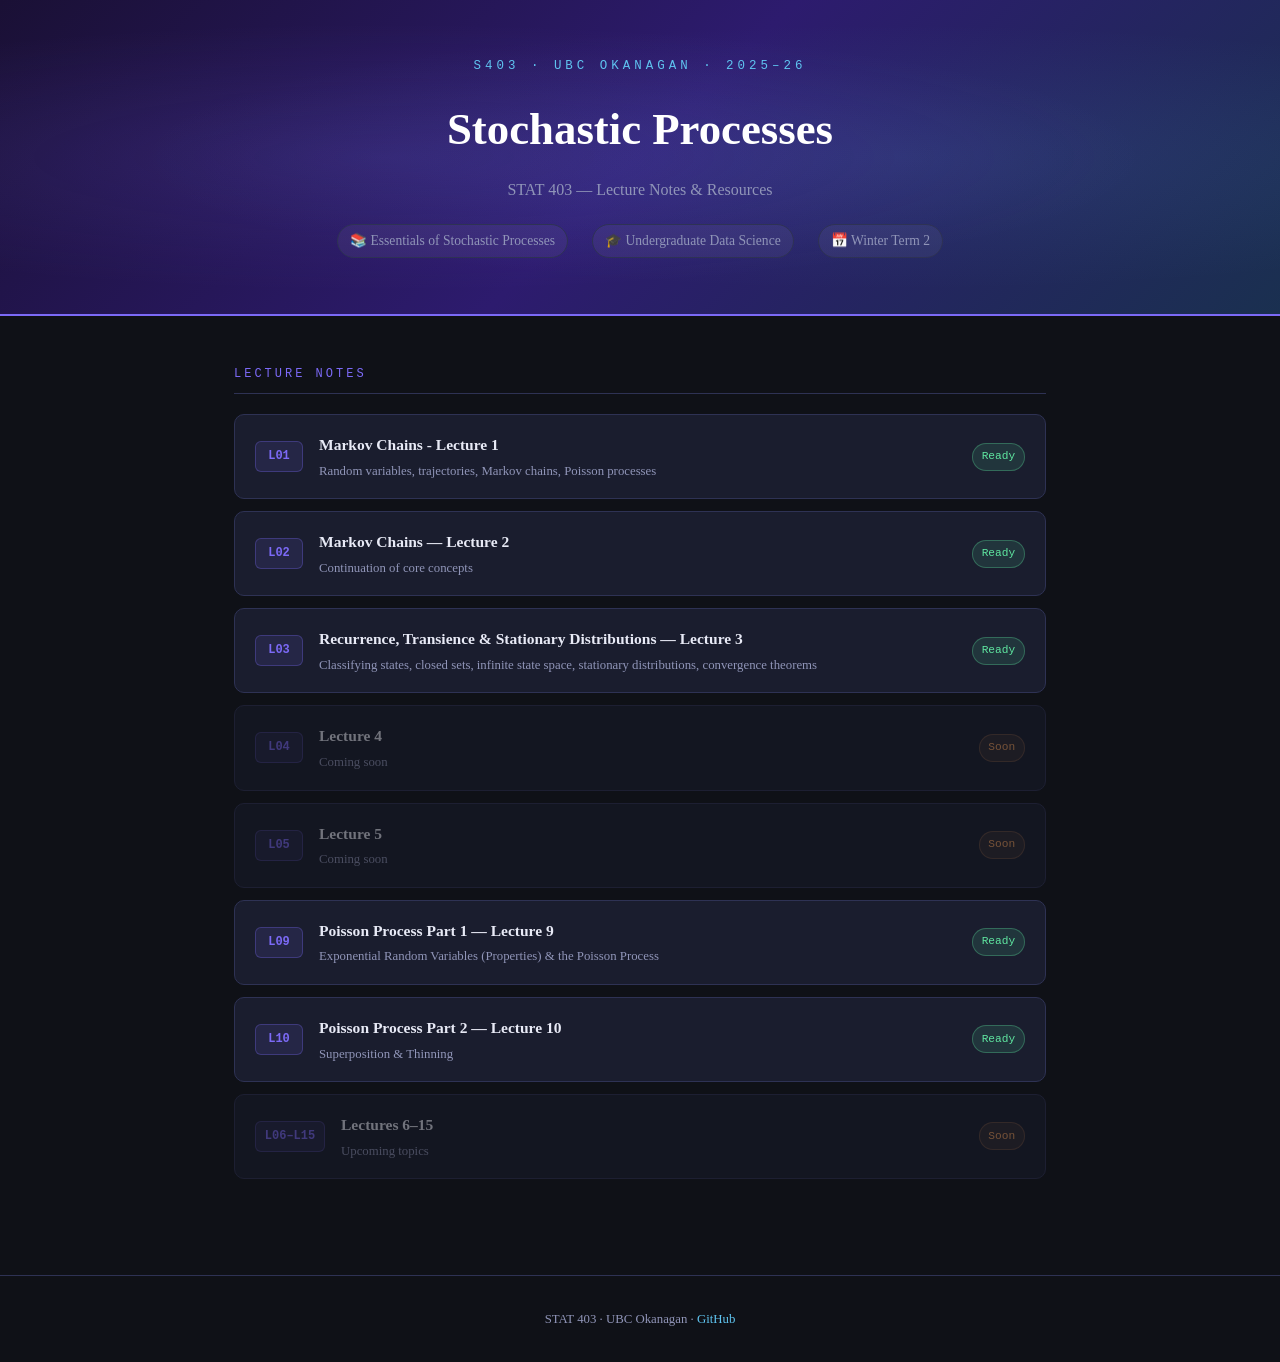
<file: index.html>
<!DOCTYPE html>
<html lang="en">

<head>
  <meta charset="UTF-8">
  <meta name="viewport" content="width=device-width, initial-scale=1.0">
  <title>STAT 403 — Stochastic Processes</title>
  <style>
    :root {
      --bg: #0f1117;
      --surface: #1a1d2e;
      --surface2: #242740;
      --accent: #7c6af7;
      --accent2: #5fc4f0;
      --accent3: #f0a05f;
      --accent4: #5fe6a0;
      --text: #e8eaf6;
      --muted: #9095b8;
      --border: #2e3254;
    }

    * {
      box-sizing: border-box;
      margin: 0;
      padding: 0;
    }

    body {
      background: var(--bg);
      color: var(--text);
      font-family: 'Georgia', serif;
      line-height: 1.75;
      min-height: 100vh;
    }

    header {
      background: linear-gradient(135deg, #1a1035 0%, #2d1b6e 50%, #1a3050 100%);
      padding: 3.5rem 2rem;
      text-align: center;
      border-bottom: 2px solid var(--accent);
      position: relative;
      overflow: hidden;
    }

    header::before {
      content: '';
      position: absolute;
      inset: 0;
      background: radial-gradient(ellipse at 30% 50%, rgba(124, 106, 247, 0.15) 0%, transparent 60%),
        radial-gradient(ellipse at 70% 50%, rgba(95, 196, 240, 0.1) 0%, transparent 60%);
    }

    .label {
      font-family: 'Courier New', monospace;
      font-size: 0.78rem;
      letter-spacing: 4px;
      text-transform: uppercase;
      color: var(--accent2);
      margin-bottom: 0.75rem;
      position: relative;
    }

    header h1 {
      font-size: clamp(1.8rem, 4vw, 2.8rem);
      font-weight: 700;
      color: #fff;
      position: relative;
      margin-bottom: 0.5rem;
    }

    .subtitle {
      color: var(--muted);
      font-size: 1rem;
      position: relative;
      margin-bottom: 1.25rem;
    }

    .meta {
      display: flex;
      gap: 1.5rem;
      justify-content: center;
      flex-wrap: wrap;
      font-size: 0.85rem;
      color: var(--muted);
      position: relative;
    }

    .meta span {
      background: rgba(255, 255, 255, 0.05);
      border: 1px solid var(--border);
      padding: 0.25rem 0.75rem;
      border-radius: 999px;
    }

    main {
      max-width: 860px;
      margin: 0 auto;
      padding: 3rem 1.5rem;
    }

    .section-title {
      font-family: 'Courier New', monospace;
      font-size: 0.75rem;
      letter-spacing: 3px;
      text-transform: uppercase;
      color: var(--accent);
      margin-bottom: 1.25rem;
      padding-bottom: 0.5rem;
      border-bottom: 1px solid var(--border);
    }

    .lectures {
      display: grid;
      gap: 0.75rem;
      margin-bottom: 3rem;
    }

    .lecture-card {
      display: flex;
      align-items: center;
      gap: 1rem;
      background: var(--surface);
      border: 1px solid var(--border);
      border-radius: 10px;
      padding: 1rem 1.25rem;
      text-decoration: none;
      color: var(--text);
      transition: border-color 0.2s, background 0.2s, transform 0.15s;
    }

    .lecture-card:hover {
      border-color: var(--accent);
      background: var(--surface2);
      transform: translateX(4px);
    }

    .lecture-card.disabled {
      opacity: 0.45;
      pointer-events: none;
      cursor: default;
    }

    .lec-num {
      font-family: 'Courier New', monospace;
      font-size: 0.75rem;
      font-weight: 700;
      color: var(--accent);
      background: rgba(124, 106, 247, 0.12);
      border: 1px solid rgba(124, 106, 247, 0.3);
      border-radius: 6px;
      padding: 0.25rem 0.55rem;
      min-width: 3rem;
      text-align: center;
      flex-shrink: 0;
    }

    .lec-info {
      flex: 1;
    }

    .lec-title {
      font-size: 0.97rem;
      font-weight: 600;
      color: var(--text);
      margin-bottom: 0.1rem;
    }

    .lec-topics {
      font-size: 0.8rem;
      color: var(--muted);
    }

    .lec-status {
      font-family: 'Courier New', monospace;
      font-size: 0.7rem;
      padding: 0.2rem 0.55rem;
      border-radius: 999px;
      flex-shrink: 0;
    }

    .status-ready {
      background: rgba(95, 230, 160, 0.12);
      border: 1px solid rgba(95, 230, 160, 0.3);
      color: var(--accent4);
    }

    .status-soon {
      background: rgba(240, 160, 95, 0.1);
      border: 1px solid rgba(240, 160, 95, 0.25);
      color: var(--accent3);
    }

    footer {
      text-align: center;
      padding: 2rem;
      font-size: 0.8rem;
      color: var(--muted);
      border-top: 1px solid var(--border);
    }

    footer a {
      color: var(--accent2);
      text-decoration: none;
    }

    footer a:hover {
      text-decoration: underline;
    }
  </style>
</head>

<body>

  <header>
    <div class="label">S403 · UBC Okanagan · 2025–26</div>
    <h1>Stochastic Processes</h1>
    <p class="subtitle">STAT 403 — Lecture Notes &amp; Resources</p>
    <div class="meta">
      <span>📚 Essentials of Stochastic Processes</span>
      <span>🎓 Undergraduate Data Science</span>
      <span>📅 Winter Term 2</span>
    </div>
  </header>

  <main>
    <p class="section-title">Lecture Notes</p>
    <div class="lectures">

      <a class="lecture-card" href="lectures/lecture-01.html">
        <span class="lec-num">L01</span>
        <div class="lec-info">
          <div class="lec-title">Markov Chains - Lecture 1</div>
          <div class="lec-topics">Random variables, trajectories, Markov chains, Poisson processes</div>
        </div>
        <span class="lec-status status-ready">Ready</span>
      </a>

      <a class="lecture-card" href="lectures/lecture-02.html">
        <span class="lec-num">L02</span>
        <div class="lec-info">
          <div class="lec-title">Markov Chains — Lecture 2</div>
          <div class="lec-topics">Continuation of core concepts</div>
        </div>
        <span class="lec-status status-ready">Ready</span>
      </a>

      <a class="lecture-card" href="lectures/lecture-03.html">
        <span class="lec-num">L03</span>
        <div class="lec-info">
          <div class="lec-title">Recurrence, Transience &amp; Stationary Distributions — Lecture 3</div>
          <div class="lec-topics">Classifying states, closed sets, infinite state space, stationary distributions, convergence theorems</div>
        </div>
        <span class="lec-status status-ready">Ready</span>
      </a>

      <div class="lecture-card disabled">
        <span class="lec-num">L04</span>
        <div class="lec-info">
          <div class="lec-title">Lecture 4</div>
          <div class="lec-topics">Coming soon</div>
        </div>
        <span class="lec-status status-soon">Soon</span>
      </div>

      <div class="lecture-card disabled">
        <span class="lec-num">L05</span>
        <div class="lec-info">
          <div class="lec-title">Lecture 5</div>
          <div class="lec-topics">Coming soon</div>
        </div>
        <span class="lec-status status-soon">Soon</span>
      </div>

      <a class="lecture-card" href="lectures/lecture-09.html">
        <span class="lec-num">L09</span>
        <div class="lec-info">
          <div class="lec-title">Poisson Process Part 1 — Lecture 9</div>
          <div class="lec-topics">Exponential Random Variables (Properties) & the Poisson Process</div>
        </div>
        <span class="lec-status status-ready">Ready</span>
      </a>

      <a class="lecture-card" href="lectures/lecture-10.html">
        <span class="lec-num">L10</span>
        <div class="lec-info">
          <div class="lec-title">Poisson Process Part 2 — Lecture 10</div>
          <div class="lec-topics">Superposition & Thinning</div>
        </div>
        <span class="lec-status status-ready">Ready</span>
      </a>

      <div class="lecture-card disabled">
        <span class="lec-num">L06–L15</span>
        <div class="lec-info">
          <div class="lec-title">Lectures 6–15</div>
          <div class="lec-topics">Upcoming topics</div>
        </div>
        <span class="lec-status status-soon">Soon</span>
      </div>

    </div>
  </main>

  <footer>
    STAT 403 · UBC Okanagan · <a href="https://github.com/adamamani/stochastic-process" target="_blank">GitHub</a>
  </footer>

</body>

</html>
</file>
